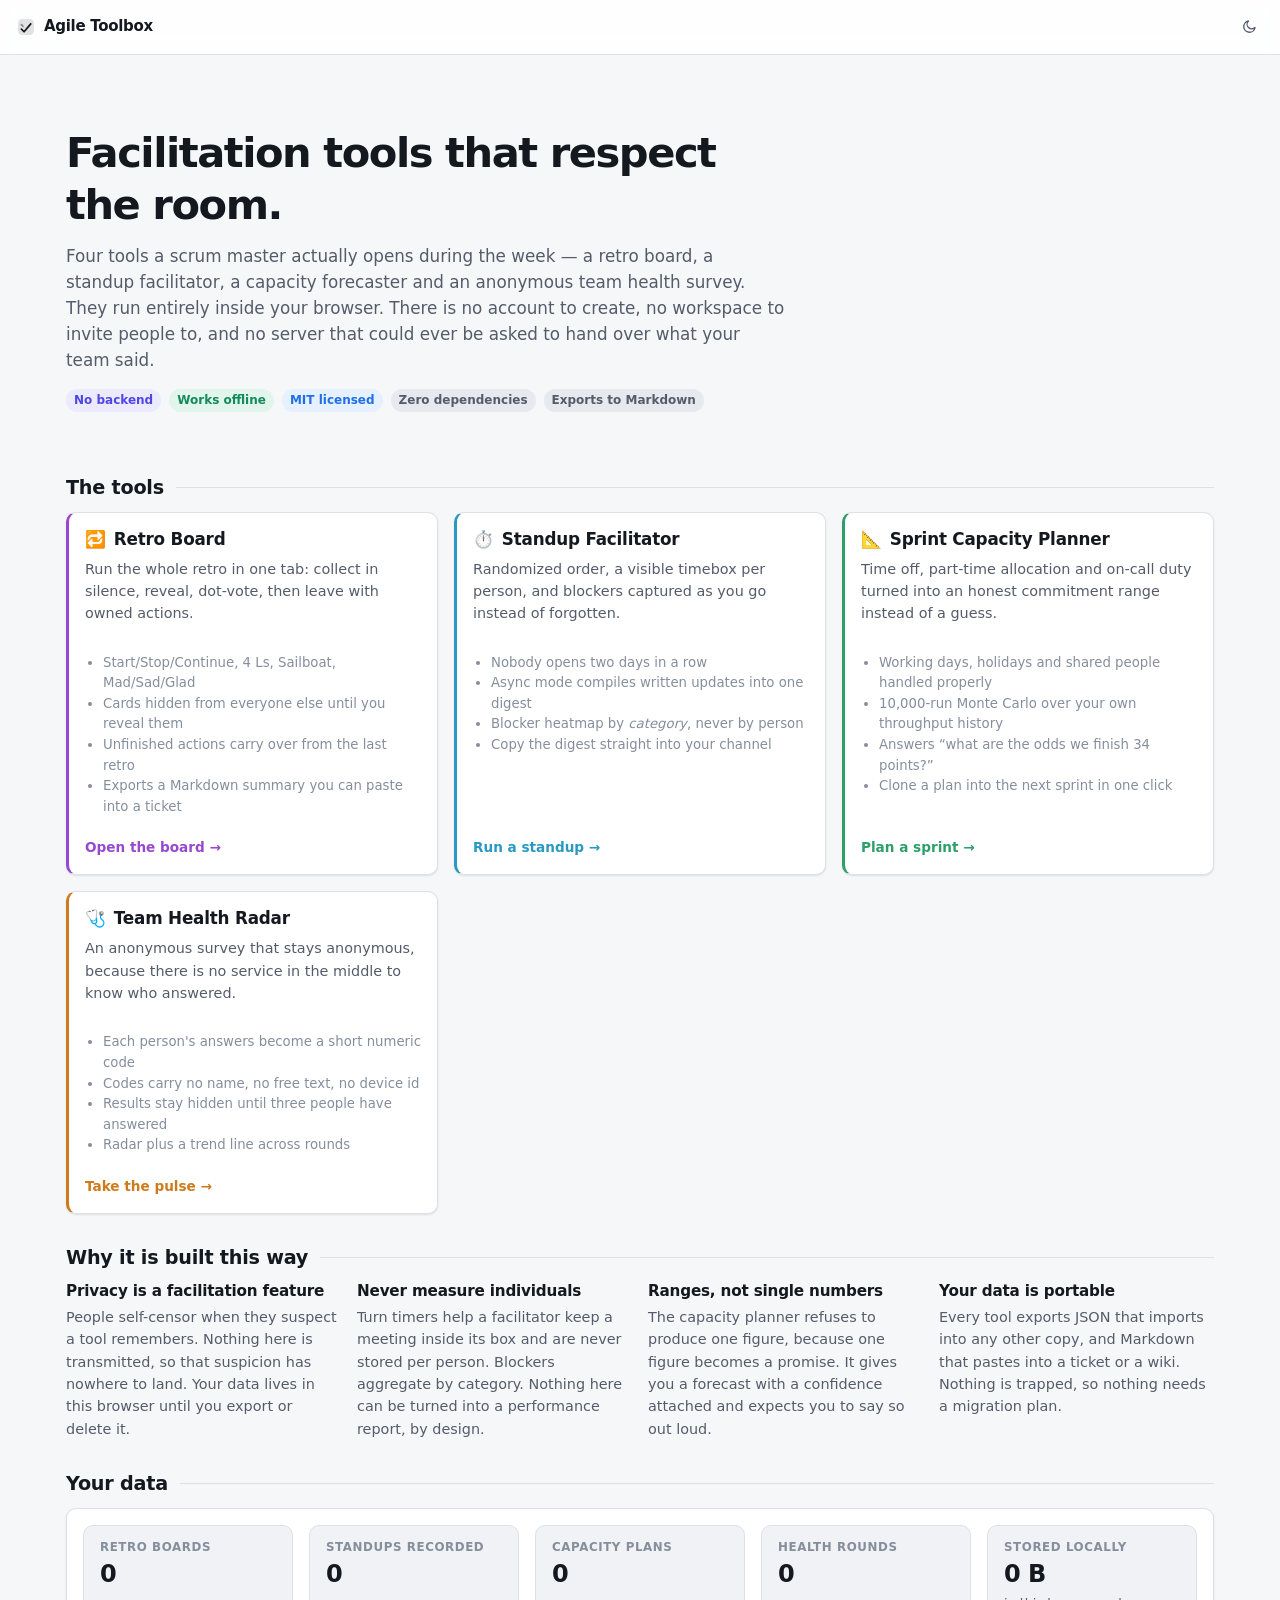
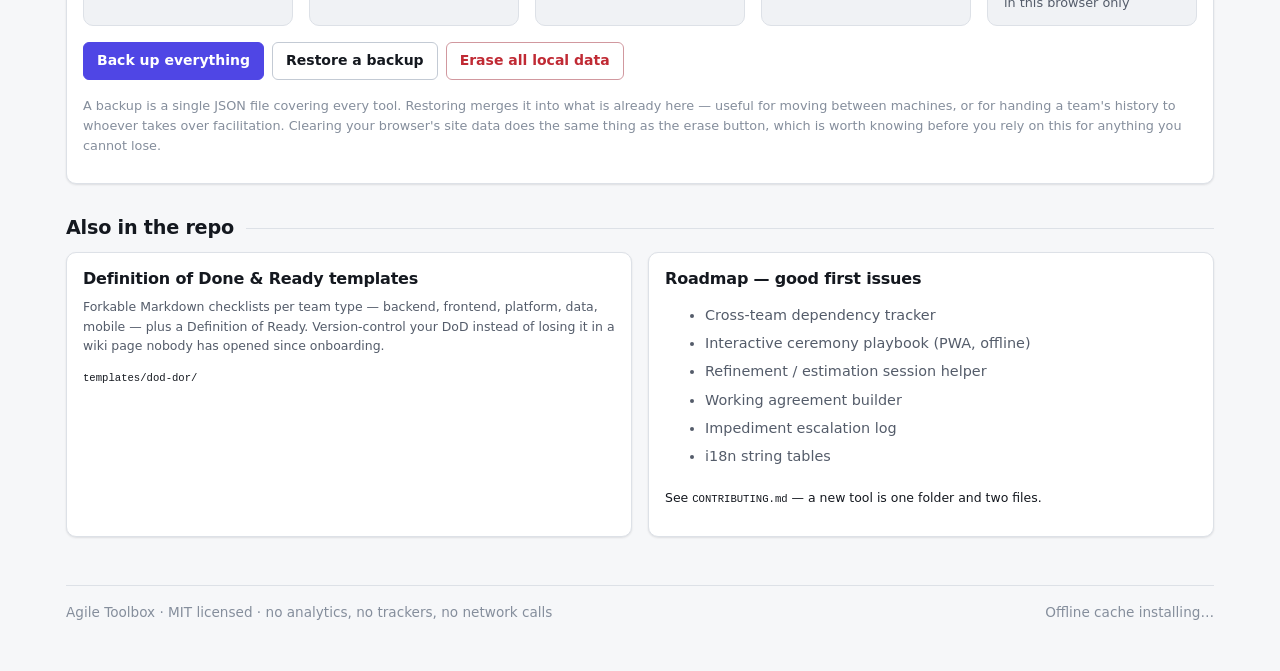
<file: index.html>
<!DOCTYPE html>
<html lang="en">
<head>
<meta charset="utf-8">
<meta name="viewport" content="width=device-width, initial-scale=1">
<title>Agile Toolbox — facilitation tools that run in your browser</title>
<meta name="description" content="Retrospectives, standups, capacity forecasting and team health surveys. No account, no backend, no data leaving your machine. Open source.">
<meta name="theme-color" content="#4f46e5">
<link rel="icon" href="./assets/icons/icon.svg" type="image/svg+xml">
<link rel="apple-touch-icon" href="./assets/icons/icon-192.png">
<link rel="manifest" href="./manifest.json">
<link rel="stylesheet" href="./assets/css/app.css">
<style>
  .hero { padding: var(--sp-7) 0 var(--sp-6); max-width: 720px; }
  .hero h1 { font-size: clamp(1.9rem, 5vw, 2.6rem); letter-spacing: -0.035em; }
  .hero p { font-size: 1.05rem; color: var(--text-2); margin-top: var(--sp-3); }
  .hero .badges { display: flex; gap: var(--sp-2); flex-wrap: wrap; margin-top: var(--sp-4); }

  .tools { display: grid; gap: var(--sp-4); grid-template-columns: repeat(auto-fit, minmax(290px, 1fr)); }
  a.tool {
    display: flex; flex-direction: column; gap: var(--sp-2);
    padding: var(--sp-4); background: var(--surface);
    border: 1px solid var(--border); border-left: 3px solid var(--tool-accent, var(--accent));
    border-radius: var(--radius); box-shadow: var(--shadow-1);
    color: var(--text); transition: transform .12s ease, box-shadow .12s ease, border-color .12s ease;
  }
  a.tool:hover { text-decoration: none; transform: translateY(-2px); box-shadow: var(--shadow-2); }
  a.tool h3 { display: flex; align-items: center; gap: var(--sp-2); font-size: 1.05rem; }
  a.tool .tool__what { color: var(--text-2); font-size: 0.9rem; }
  a.tool ul { margin: var(--sp-2) 0 0; padding-left: 18px; font-size: 0.83rem; color: var(--text-3); }
  a.tool .tool__go { margin-top: auto; padding-top: var(--sp-3); font-size: 0.85rem; font-weight: 650; color: var(--tool-accent, var(--accent)); }

  .principles { display: grid; gap: var(--sp-4); grid-template-columns: repeat(auto-fit, minmax(240px, 1fr)); }
  .principle h3 { font-size: 0.95rem; margin-bottom: 5px; }
  .principle p { font-size: 0.9rem; color: var(--text-2); margin: 0; }

  .roadmap { columns: 2 260px; column-gap: var(--sp-5); font-size: 0.9rem; }
  .roadmap li { margin-bottom: 6px; break-inside: avoid; }

  footer.site { margin-top: var(--sp-7); padding-top: var(--sp-4); border-top: 1px solid var(--border);
                color: var(--text-3); font-size: 0.85rem; display: flex; flex-wrap: wrap; gap: var(--sp-3); }
</style>
</head>
<body data-root="./">

<main class="wrap">

  <section class="hero">
    <h1>Facilitation tools that respect the room.</h1>
    <p>
      Four tools a scrum master actually opens during the week — a retro board, a standup
      facilitator, a capacity forecaster and an anonymous team health survey. They run entirely
      inside your browser. There is no account to create, no workspace to invite people to, and
      no server that could ever be asked to hand over what your team said.
    </p>
    <div class="badges">
      <span class="tag tag--accent">No backend</span>
      <span class="tag tag--ok">Works offline</span>
      <span class="tag tag--info">MIT licensed</span>
      <span class="tag">Zero dependencies</span>
      <span class="tag">Exports to Markdown</span>
    </div>
  </section>

  <div class="section-title"><h2>The tools</h2></div>

  <div class="tools">
    <a class="tool" href="./tools/retro/index.html" style="--tool-accent: hsl(275 60% 55%)">
      <h3><span aria-hidden="true">🔁</span> Retro Board</h3>
      <p class="tool__what">
        Run the whole retro in one tab: collect in silence, reveal, dot-vote, then leave with owned actions.
      </p>
      <ul>
        <li>Start/Stop/Continue, 4 Ls, Sailboat, Mad/Sad/Glad</li>
        <li>Cards hidden from everyone else until you reveal them</li>
        <li>Unfinished actions carry over from the last retro</li>
        <li>Exports a Markdown summary you can paste into a ticket</li>
      </ul>
      <span class="tool__go">Open the board →</span>
    </a>

    <a class="tool" href="./tools/standup/index.html" style="--tool-accent: hsl(196 65% 46%)">
      <h3><span aria-hidden="true">⏱️</span> Standup Facilitator</h3>
      <p class="tool__what">
        Randomized order, a visible timebox per person, and blockers captured as you go instead of forgotten.
      </p>
      <ul>
        <li>Nobody opens two days in a row</li>
        <li>Async mode compiles written updates into one digest</li>
        <li>Blocker heatmap by <em>category</em>, never by person</li>
        <li>Copy the digest straight into your channel</li>
      </ul>
      <span class="tool__go">Run a standup →</span>
    </a>

    <a class="tool" href="./tools/capacity/index.html" style="--tool-accent: hsl(152 55% 40%)">
      <h3><span aria-hidden="true">📐</span> Sprint Capacity Planner</h3>
      <p class="tool__what">
        Time off, part-time allocation and on-call duty turned into an honest commitment range instead of a guess.
      </p>
      <ul>
        <li>Working days, holidays and shared people handled properly</li>
        <li>10,000-run Monte Carlo over your own throughput history</li>
        <li>Answers “what are the odds we finish 34 points?”</li>
        <li>Clone a plan into the next sprint in one click</li>
      </ul>
      <span class="tool__go">Plan a sprint →</span>
    </a>

    <a class="tool" href="./tools/health-radar/index.html" style="--tool-accent: hsl(32 75% 46%)">
      <h3><span aria-hidden="true">🩺</span> Team Health Radar</h3>
      <p class="tool__what">
        An anonymous survey that stays anonymous, because there is no service in the middle to know who answered.
      </p>
      <ul>
        <li>Each person's answers become a short numeric code</li>
        <li>Codes carry no name, no free text, no device id</li>
        <li>Results stay hidden until three people have answered</li>
        <li>Radar plus a trend line across rounds</li>
      </ul>
      <span class="tool__go">Take the pulse →</span>
    </a>
  </div>

  <div class="section-title"><h2>Why it is built this way</h2></div>

  <div class="principles">
    <div class="principle">
      <h3>Privacy is a facilitation feature</h3>
      <p>
        People self-censor when they suspect a tool remembers. Nothing here is transmitted, so that
        suspicion has nowhere to land. Your data lives in this browser until you export or delete it.
      </p>
    </div>
    <div class="principle">
      <h3>Never measure individuals</h3>
      <p>
        Turn timers help a facilitator keep a meeting inside its box and are never stored per person.
        Blockers aggregate by category. Nothing here can be turned into a performance report, by design.
      </p>
    </div>
    <div class="principle">
      <h3>Ranges, not single numbers</h3>
      <p>
        The capacity planner refuses to produce one figure, because one figure becomes a promise.
        It gives you a forecast with a confidence attached and expects you to say so out loud.
      </p>
    </div>
    <div class="principle">
      <h3>Your data is portable</h3>
      <p>
        Every tool exports JSON that imports into any other copy, and Markdown that pastes into a
        ticket or a wiki. Nothing is trapped, so nothing needs a migration plan.
      </p>
    </div>
  </div>

  <div class="section-title"><h2>Your data</h2></div>

  <div class="card">
    <div class="card__body stack">
      <div class="grid" style="grid-template-columns: repeat(auto-fit, minmax(170px, 1fr));" id="usage-stats"></div>
      <div class="btn-row">
        <button class="btn btn--primary" id="backup" type="button">Back up everything</button>
        <button class="btn" id="restore" type="button">Restore a backup</button>
        <button class="btn btn--danger" id="wipe" type="button">Erase all local data</button>
      </div>
      <p class="hint">
        A backup is a single JSON file covering every tool. Restoring merges it into what is already
        here — useful for moving between machines, or for handing a team's history to whoever takes
        over facilitation. Clearing your browser's site data does the same thing as the erase button,
        which is worth knowing before you rely on this for anything you cannot lose.
      </p>
    </div>
  </div>

  <div class="section-title"><h2>Also in the repo</h2></div>

  <div class="grid" style="grid-template-columns: repeat(auto-fit, minmax(280px, 1fr));">
    <div class="card"><div class="card__body">
      <h3>Definition of Done &amp; Ready templates</h3>
      <p class="muted tiny mt-2">
        Forkable Markdown checklists per team type — backend, frontend, platform, data, mobile —
        plus a Definition of Ready. Version-control your DoD instead of losing it in a wiki page
        nobody has opened since onboarding.
      </p>
      <p class="tiny"><code class="mono">templates/dod-dor/</code></p>
    </div></div>
    <div class="card"><div class="card__body">
      <h3>Roadmap — good first issues</h3>
      <ul class="roadmap muted">
        <li>Cross-team dependency tracker</li>
        <li>Interactive ceremony playbook (PWA, offline)</li>
        <li>Refinement / estimation session helper</li>
        <li>Working agreement builder</li>
        <li>Impediment escalation log</li>
        <li>i18n string tables</li>
      </ul>
      <p class="tiny mt-2">See <code class="mono">CONTRIBUTING.md</code> — a new tool is one folder and two files.</p>
    </div></div>
  </div>

  <footer class="site">
    <span>Agile Toolbox · MIT licensed · no analytics, no trackers, no network calls</span>
    <span class="topbar__spacer"></span>
    <span id="offline-state">Checking offline support…</span>
  </footer>
</main>

<div id="toasts"></div>

<script src="./assets/js/store.js"></script>
<script src="./assets/js/ui.js"></script>
<script>
(function () {
  "use strict";

  function renderUsage() {
    var host = UI.clear(UI.qs("#usage-stats"));
    var bytes = Store.usage();
    var counts = {
      retro: Store.keys("retro").filter(function (k) { return k.indexOf("board:") === 0; }).length,
      standup: (Store.read("standup", "sessions", []) || []).length,
      capacity: (Store.read("capacity", "plans", []) || []).length,
      radar: (Store.read("radar", "rounds", []) || []).length
    };
    [
      { label: "Retro boards", value: String(counts.retro) },
      { label: "Standups recorded", value: String(counts.standup) },
      { label: "Capacity plans", value: String(counts.capacity) },
      { label: "Health rounds", value: String(counts.radar) },
      {
        label: "Stored locally",
        value: bytes < 1024 ? bytes + " B" : (bytes / 1024).toFixed(1) + " KB",
        sub: Store.isPersistent ? "in this browser only" : "memory only — storage is blocked"
      }
    ].forEach(function (s) {
      host.appendChild(UI.el("div", { class: "stat" }, [
        UI.el("div", { class: "stat__label", text: s.label }),
        UI.el("div", { class: "stat__value", text: s.value }),
        s.sub ? UI.el("div", { class: "stat__sub", text: s.sub }) : null
      ]));
    });
  }

  document.addEventListener("DOMContentLoaded", function () {
    UI.initChrome();
    renderUsage();

    UI.qs("#backup").addEventListener("click", function () {
      UI.downloadJSON("agile-toolbox-backup-" + UI.isoDate() + ".json", Store.exportAll());
    });

    UI.qs("#restore").addEventListener("click", function () {
      UI.pickJSON(function (payload) {
        try {
          var n = Store.importAll(payload, "merge");
          renderUsage();
          UI.toast("Restored " + n + " entries. Open a tool to see them.", "ok", 4000);
        } catch (err) {
          UI.toast(err.message, "danger", 5000);
        }
      });
    });

    UI.qs("#wipe").addEventListener("click", function () {
      if (!UI.confirmDanger("Erase every board, standup, plan and health round stored in this browser? Back up first — this cannot be undone.")) return;
      if (!UI.confirmDanger("Last check: this really does delete everything. Continue?")) return;
      Store.clearAll();
      UI.theme.apply("system");
      renderUsage();
      UI.toast("Local data erased.");
    });

    var offline = UI.qs("#offline-state");
    if (location.protocol === "file:") {
      offline.textContent = "Opened from disk — already offline, service worker not needed";
    } else if ("serviceWorker" in navigator) {
      navigator.serviceWorker.getRegistration().then(function (reg) {
        offline.textContent = reg ? "Cached for offline use" : "Offline cache installing…";
      }, function () { offline.textContent = "Offline cache unavailable"; });
    } else {
      offline.textContent = "This browser has no offline support";
    }
  });
})();
</script>
</body>
</html>
</file>
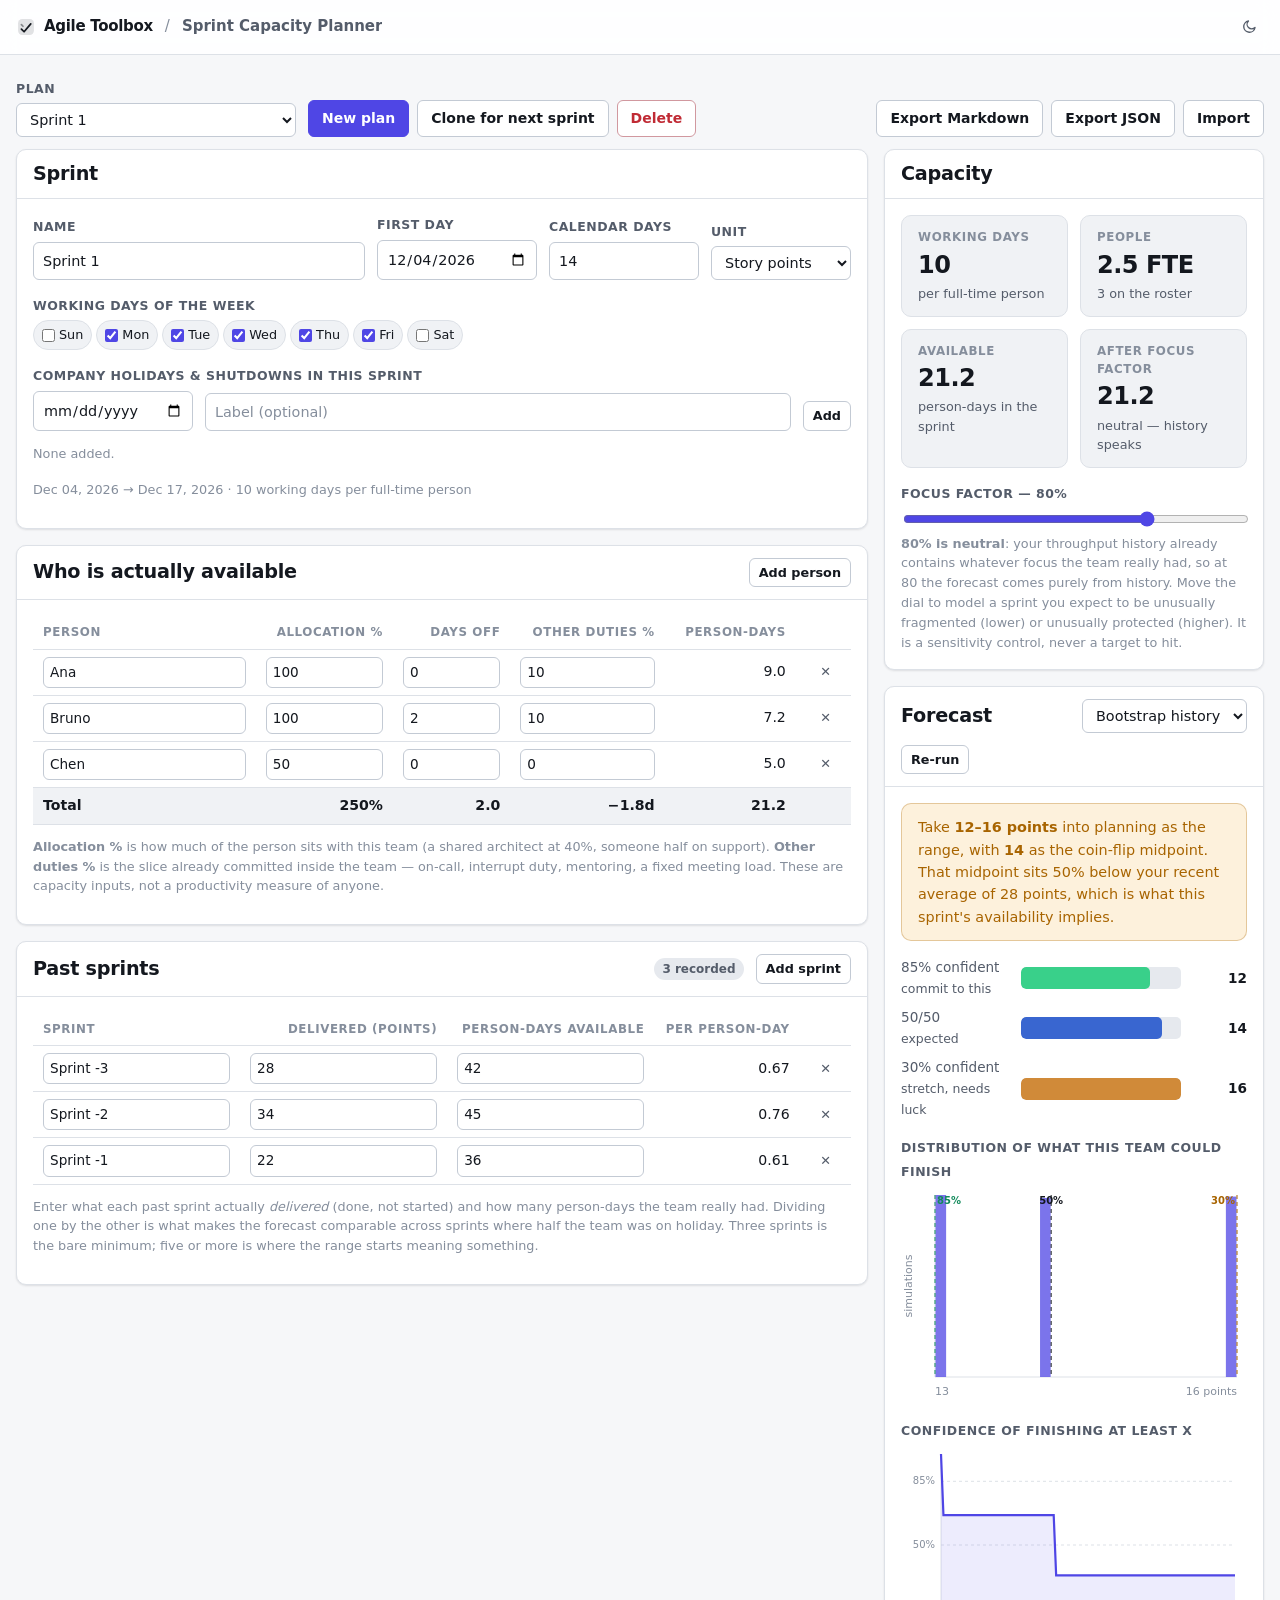
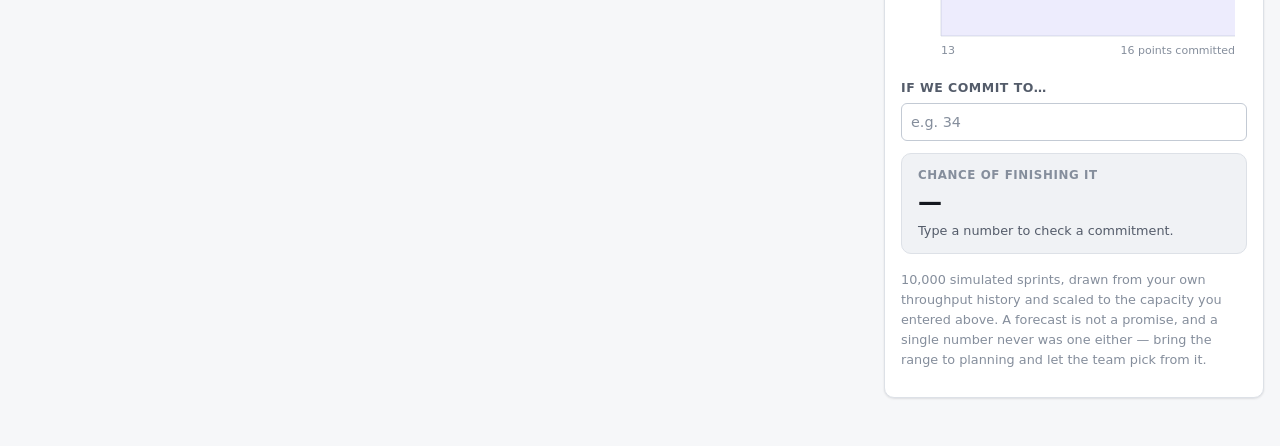
<file: tools/capacity/index.html>
<!DOCTYPE html>
<html lang="en">
<head>
<meta charset="utf-8">
<meta name="viewport" content="width=device-width, initial-scale=1">
<title>Sprint Capacity Planner · Agile Toolbox</title>
<meta name="description" content="Turn time off, part-time allocation and historical throughput into an honest sprint commitment range, with a Monte Carlo forecast that runs in your browser.">
<link rel="icon" href="../../assets/icons/icon.svg" type="image/svg+xml">
<link rel="manifest" href="../../manifest.json">
<link rel="stylesheet" href="../../assets/css/app.css">
<style>
  .planner { display: grid; gap: var(--sp-4); grid-template-columns: minmax(0, 1fr) minmax(300px, 380px); align-items: start; }
  @media (max-width: 940px) { .planner { grid-template-columns: minmax(0, 1fr); } }

  .stats-grid { display: grid; gap: var(--sp-3); grid-template-columns: repeat(auto-fit, minmax(150px, 1fr)); }

  .forecast-bars { display: flex; flex-direction: column; gap: var(--sp-2); }
  .fbar { display: grid; grid-template-columns: 112px minmax(0, 1fr) 58px; gap: var(--sp-2); align-items: center; font-size: 0.85rem; }
  .fbar__track { height: 22px; background: var(--surface-3); border-radius: 5px; overflow: hidden; }
  .fbar__fill { height: 100%; border-radius: 5px; }
  .fbar__val { text-align: right; font-weight: 700; font-variant-numeric: tabular-nums; }
  .fbar__label { color: var(--text-2); }

  canvas.chart { width: 100%; height: 220px; display: block; }

  .holiday-chip {
    display: inline-flex; align-items: center; gap: 6px;
    padding: 3px 4px 3px 9px; background: var(--surface-3); border-radius: 999px; font-size: 0.8rem;
  }
  .holiday-chip button { border: 0; background: transparent; color: var(--text-2); cursor: pointer; font: inherit; padding: 0 3px; }

  .weekdays { display: flex; gap: 4px; flex-wrap: wrap; }
  .weekdays label {
    display: inline-flex; align-items: center; gap: 4px; padding: 4px 8px;
    background: var(--surface-2); border: 1px solid var(--border); border-radius: 999px;
    font-size: 0.8rem; cursor: pointer;
  }
  .weekdays input { width: 13px; height: 13px; }

  .verdict { padding: var(--sp-3) var(--sp-4); border-radius: var(--radius); font-size: 0.9rem; border: 1px solid transparent; }
  .verdict--ok { background: var(--ok-soft); color: var(--ok); border-color: color-mix(in srgb, var(--ok) 30%, transparent); }
  .verdict--warn { background: var(--warn-soft); color: var(--warn); border-color: color-mix(in srgb, var(--warn) 30%, transparent); }
  .verdict--danger { background: var(--danger-soft); color: var(--danger); border-color: color-mix(in srgb, var(--danger) 30%, transparent); }
  .verdict strong { font-weight: 700; }
</style>
</head>
<body data-title="Sprint Capacity Planner" data-root="../../">

<main class="wrap wrap--wide">

  <div class="row mb-3" style="align-items: flex-end;">
    <div class="field" style="flex: 0 1 280px;">
      <label class="label" for="plan-select">Plan</label>
      <select id="plan-select"></select>
    </div>
    <div class="btn-row">
      <button class="btn btn--primary" id="new-plan" type="button">New plan</button>
      <button class="btn" id="clone-plan" type="button">Clone for next sprint</button>
      <button class="btn btn--danger" id="delete-plan" type="button">Delete</button>
    </div>
    <div class="topbar__spacer"></div>
    <div class="btn-row">
      <button class="btn" id="export-md" type="button">Export Markdown</button>
      <button class="btn" id="export-json" type="button">Export JSON</button>
      <button class="btn" id="import-json" type="button">Import</button>
    </div>
  </div>

  <div class="planner">
    <!-- ============ LEFT: inputs ============ -->
    <div class="stack">
      <div class="card">
        <div class="card__head"><h2>Sprint</h2></div>
        <div class="card__body stack">
          <div class="row">
            <div class="field" style="flex: 1 1 200px;">
              <label class="label" for="sprint-name">Name</label>
              <input type="text" id="sprint-name" placeholder="Sprint 42">
            </div>
            <div class="field" style="flex: 0 1 160px;">
              <label class="label" for="sprint-start">First day</label>
              <input type="date" id="sprint-start">
            </div>
            <div class="field" style="flex: 0 1 150px;">
              <label class="label" for="sprint-days">Calendar days</label>
              <input type="number" id="sprint-days" min="1" max="90" step="1" value="14">
            </div>
            <div class="field" style="flex: 0 1 140px;">
              <label class="label" for="unit">Unit</label>
              <select id="unit">
                <option value="points">Story points</option>
                <option value="items">Items / stories</option>
              </select>
            </div>
          </div>
          <div class="field">
            <span class="label">Working days of the week</span>
            <div class="weekdays" id="weekdays"></div>
          </div>
          <div class="field">
            <span class="label">Company holidays &amp; shutdowns in this sprint</span>
            <div class="row" style="align-items: flex-end;">
              <input type="date" id="holiday-date" style="flex: 0 1 160px;" aria-label="Holiday date">
              <input type="text" id="holiday-name" placeholder="Label (optional)"
                     aria-label="Holiday label" style="flex: 1 1 160px;">
              <button class="btn btn--sm" id="add-holiday" type="button">Add</button>
            </div>
            <div class="row gap-2 mt-2" id="holidays"></div>
          </div>
          <p class="hint" id="sprint-summary"></p>
        </div>
      </div>

      <div class="card">
        <div class="card__head">
          <h2>Who is actually available</h2>
          <button class="btn btn--sm" id="add-person" type="button">Add person</button>
        </div>
        <div class="card__body">
          <div class="table-scroll">
            <table class="data" id="people"></table>
          </div>
          <p class="hint mt-3">
            <strong>Allocation %</strong> is how much of the person sits with this team (a shared
            architect at 40%, someone half on support). <strong>Other duties %</strong> is the slice
            already committed inside the team — on-call, interrupt duty, mentoring, a fixed meeting load.
            These are capacity inputs, not a productivity measure of anyone.
          </p>
        </div>
      </div>

      <div class="card">
        <div class="card__head">
          <h2>Past sprints</h2>
          <span class="tag" id="history-count">0</span>
          <button class="btn btn--sm" id="add-history" type="button">Add sprint</button>
        </div>
        <div class="card__body">
          <div class="table-scroll">
            <table class="data" id="history"></table>
          </div>
          <p class="hint mt-3">
            Enter what each past sprint actually <em>delivered</em> (done, not started) and how many
            person-days the team really had. Dividing one by the other is what makes the forecast
            comparable across sprints where half the team was on holiday. Three sprints is the bare
            minimum; five or more is where the range starts meaning something.
          </p>
        </div>
      </div>
    </div>

    <!-- ============ RIGHT: results ============ -->
    <div class="stack">
      <div class="card">
        <div class="card__head"><h2>Capacity</h2></div>
        <div class="card__body stack">
          <div class="stats-grid" id="capacity-stats"></div>
          <div class="field">
            <label class="label" for="focus">Focus factor — <span id="focus-val">80</span>%</label>
            <input type="range" id="focus" min="30" max="100" step="1" value="80">
            <span class="hint">
              <strong>80% is neutral</strong>: your throughput history already contains whatever
              focus the team really had, so at 80 the forecast comes purely from history. Move the
              dial to model a sprint you expect to be unusually fragmented (lower) or unusually
              protected (higher). It is a sensitivity control, never a target to hit.
            </span>
          </div>
        </div>
      </div>

      <div class="card">
        <div class="card__head">
          <h2>Forecast</h2>
          <select id="method" style="width: auto;" aria-label="Simulation method">
            <option value="bootstrap">Bootstrap history</option>
            <option value="lognormal">Fit a lognormal</option>
          </select>
          <button class="btn btn--sm" id="rerun" type="button">Re-run</button>
        </div>
        <div class="card__body stack">
          <div id="forecast-verdict"></div>
          <div class="forecast-bars" id="forecast-bars"></div>
          <div>
            <span class="label">Distribution of what this team could finish</span>
            <canvas class="chart" id="hist-chart" height="220"></canvas>
          </div>
          <div>
            <span class="label">Confidence of finishing at least X</span>
            <canvas class="chart" id="surv-chart" height="220"></canvas>
          </div>
          <div class="row" style="align-items: flex-end;">
            <div class="field" style="flex: 1 1 120px;">
              <label class="label" for="target">If we commit to…</label>
              <input type="number" id="target" min="0" step="1" placeholder="e.g. 34">
            </div>
            <div class="stat flex-1">
              <div class="stat__label">Chance of finishing it</div>
              <div class="stat__value" id="target-prob">—</div>
              <div class="stat__sub" id="target-note">Type a number to check a commitment.</div>
            </div>
          </div>
          <p class="hint">
            10,000 simulated sprints, drawn from your own throughput history and scaled to the
            capacity you entered above. A forecast is not a promise, and a single number never was
            one either — bring the range to planning and let the team pick from it.
          </p>
        </div>
      </div>
    </div>
  </div>
</main>

<div id="toasts"></div>

<script src="../../assets/js/store.js"></script>
<script src="../../assets/js/ui.js"></script>
<script src="./capacity.js"></script>
</body>
</html>
</file>
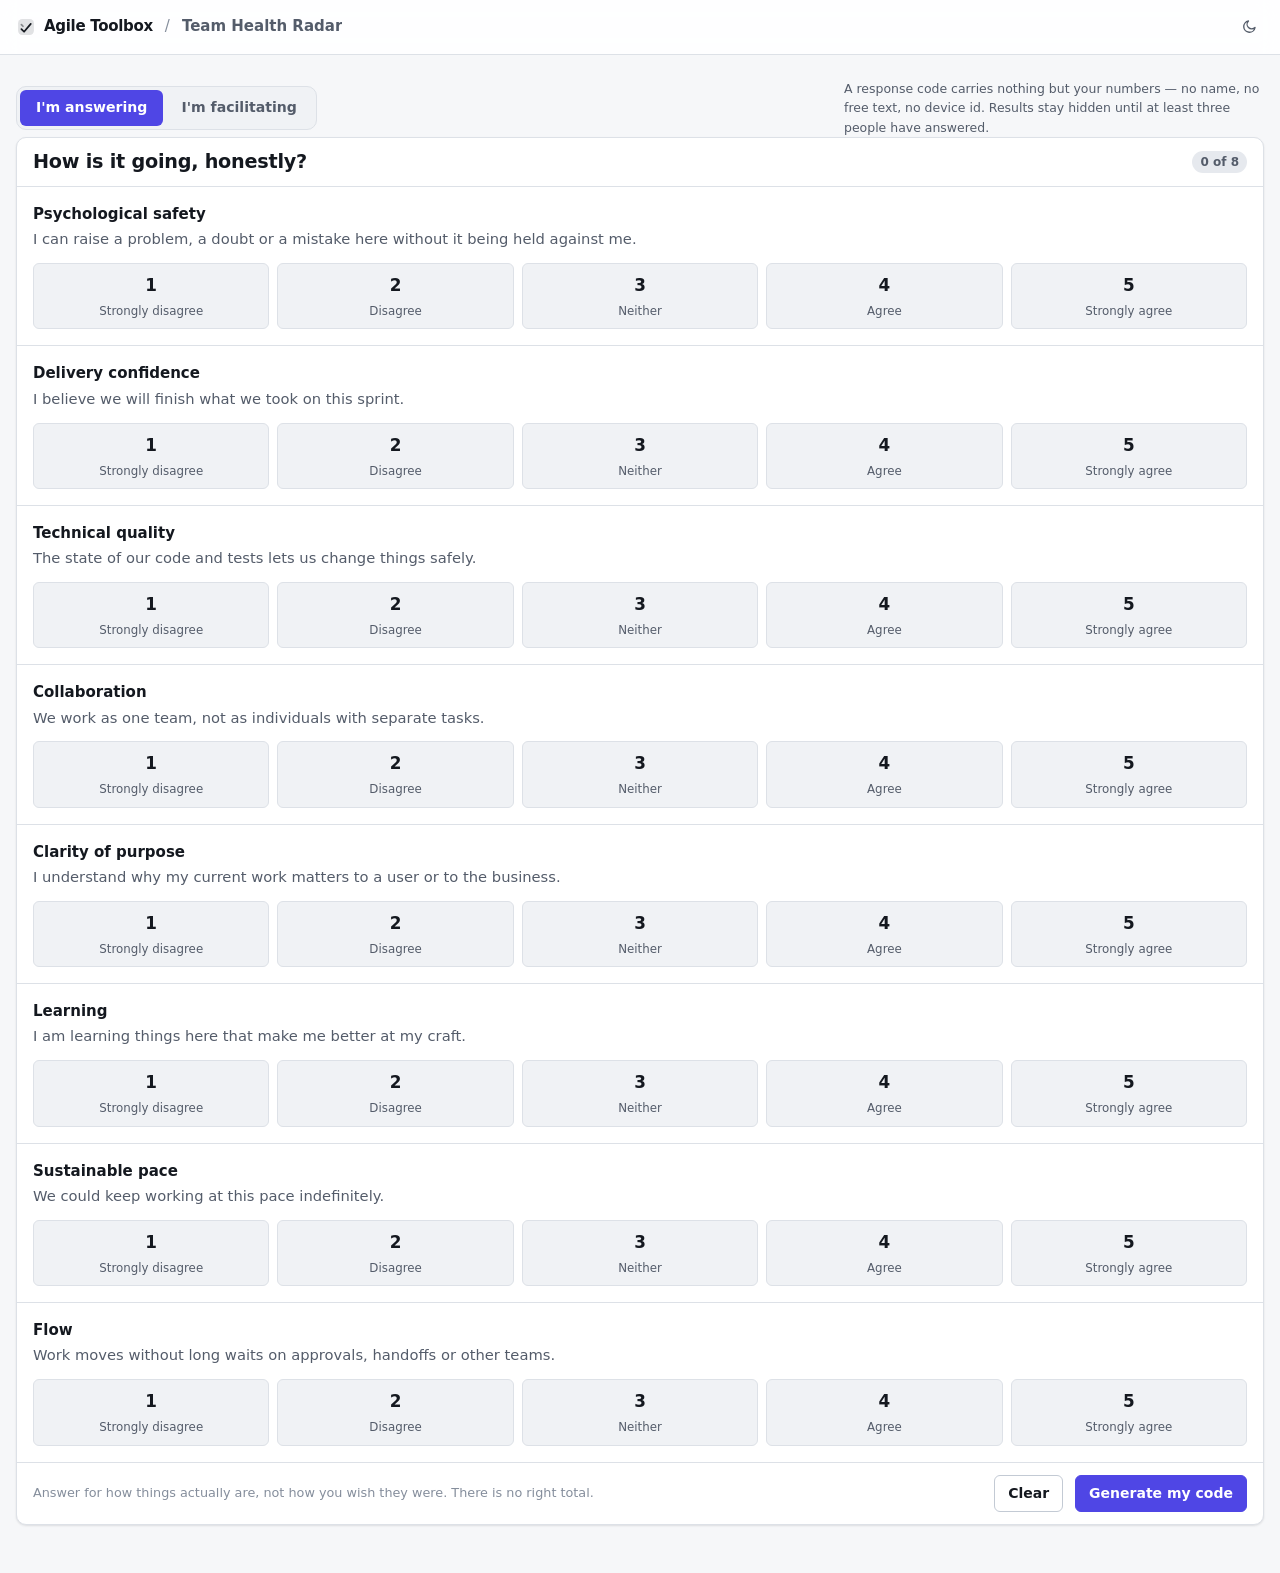
<file: tools/health-radar/index.html>
<!DOCTYPE html>
<html lang="en">
<head>
<meta charset="utf-8">
<meta name="viewport" content="width=device-width, initial-scale=1">
<title>Team Health Radar · Agile Toolbox</title>
<meta name="description" content="Anonymous team health survey with no backend: each person generates a short numeric code, the facilitator aggregates them into a radar chart and a trend.">
<link rel="icon" href="../../assets/icons/icon.svg" type="image/svg+xml">
<link rel="manifest" href="../../manifest.json">
<link rel="stylesheet" href="../../assets/css/app.css">
<style>
  .role-tabs { display: flex; gap: 2px; padding: 3px; background: var(--surface-2);
               border: 1px solid var(--border); border-radius: var(--radius); width: fit-content; }
  .role-tab { padding: 7px 16px; font: inherit; font-size: 0.88rem; font-weight: 600;
              color: var(--text-2); background: transparent; border: 0;
              border-radius: var(--radius-sm); cursor: pointer; }
  .role-tab:hover { background: var(--surface); color: var(--text); }
  .role-tab[aria-current="true"] { background: var(--accent); color: var(--accent-text); }

  /* --- Survey --- */
  .q { padding: var(--sp-4); border-bottom: 1px solid var(--border); }
  .q:last-child { border-bottom: 0; }
  .q__name { font-weight: 650; }
  .q__statement { color: var(--text-2); font-size: 0.92rem; margin: 2px 0 var(--sp-3); }
  .scale { display: flex; gap: var(--sp-2); flex-wrap: wrap; }
  .scale label {
    flex: 1 1 90px; display: flex; flex-direction: column; align-items: center; gap: 4px;
    padding: 8px 4px; background: var(--surface-2); border: 1px solid var(--border);
    border-radius: var(--radius-sm); cursor: pointer; text-align: center; font-size: 0.74rem;
    color: var(--text-2); transition: background .12s ease, border-color .12s ease;
  }
  .scale label:hover { border-color: var(--border-strong); }
  .scale label.is-picked { background: var(--accent-soft); border-color: var(--accent); color: var(--accent); font-weight: 650; }
  .scale .num { font-size: 1.05rem; font-weight: 700; color: var(--text); }
  .scale label.is-picked .num { color: var(--accent); }

  .code-out {
    font-family: var(--font-mono); font-size: 1.25rem; font-weight: 700; letter-spacing: 0.08em;
    padding: var(--sp-4); text-align: center; background: var(--surface-2);
    border: 1px dashed var(--border-strong); border-radius: var(--radius);
    overflow-wrap: anywhere;
  }

  /* --- Facilitator --- */
  .facil { display: grid; gap: var(--sp-4); grid-template-columns: minmax(0, 1fr) minmax(280px, 360px); align-items: start; }
  @media (max-width: 940px) { .facil { grid-template-columns: minmax(0, 1fr); } }
  canvas#radar { width: 100%; max-width: 560px; margin: 0 auto; display: block; }
  canvas#trend { width: 100%; height: 200px; display: block; }

  .dim-row { display: grid; gap: var(--sp-2); grid-template-columns: 180px minmax(0, 1fr) auto; align-items: center; padding: 4px 0; }
  @media (max-width: 640px) { .dim-row { grid-template-columns: minmax(0, 1fr) auto; } .dim-row .stmt { grid-column: 1 / span 2; } }

  .legend { display: flex; gap: var(--sp-4); flex-wrap: wrap; font-size: 0.8rem; color: var(--text-2); }
  .legend span { display: inline-flex; align-items: center; gap: 6px; }
  .swatch { width: 14px; height: 8px; border-radius: 2px; display: inline-block; }
</style>
</head>
<body data-title="Team Health Radar" data-root="../../">

<main class="wrap wrap--wide">

  <div class="row mb-4" style="align-items: center;">
    <div class="role-tabs" id="role-tabs" role="group" aria-label="Role">
      <button class="role-tab" type="button" data-role="answer" aria-current="true">I'm answering</button>
      <button class="role-tab" type="button" data-role="facilitate">I'm facilitating</button>
    </div>
    <div class="topbar__spacer"></div>
    <p class="tiny muted" style="max-width: 420px; margin: 0;">
      A response code carries nothing but your numbers — no name, no free text, no device id.
      Results stay hidden until at least three people have answered.
    </p>
  </div>

  <!-- ===================== PARTICIPANT ===================== -->
  <section id="view-answer">
    <div class="card mb-4">
      <div class="card__head">
        <h2 id="survey-title">How is it going, honestly?</h2>
        <span class="tag" id="survey-progress">0 of 0</span>
      </div>
      <div id="questions"></div>
      <div class="card__head" style="border-top: 1px solid var(--border); border-bottom: 0;">
        <span class="hint flex-1">
          Answer for how things actually are, not how you wish they were. There is no right total.
        </span>
        <button class="btn" id="clear-answers" type="button">Clear</button>
        <button class="btn btn--primary" id="make-code" type="button">Generate my code</button>
      </div>
    </div>

    <div class="card hidden" id="code-card">
      <div class="card__head"><h2>Your response code</h2></div>
      <div class="card__body stack">
        <div class="code-out" id="code-out">—</div>
        <div class="btn-row">
          <button class="btn btn--primary" id="copy-code" type="button">Copy code</button>
          <button class="btn" id="download-code" type="button">Download as .txt</button>
        </div>
        <p class="hint">
          Send this to whoever is facilitating — channel, DM, a sheet, a sticky note. Order does not
          matter and nothing in it points back to you. If two people happen to answer identically
          their codes are identical too, which is exactly the property you want.
        </p>
      </div>
    </div>
  </section>

  <!-- ===================== FACILITATOR ===================== -->
  <section id="view-facilitate" class="hidden">
    <div class="facil">
      <div class="stack">
        <div class="card">
          <div class="card__head">
            <h2>Round</h2>
            <select id="round-select" style="width: auto; max-width: 260px;"></select>
            <button class="btn btn--sm btn--primary" id="new-round" type="button">New round</button>
            <button class="btn btn--sm btn--danger" id="delete-round" type="button">Delete</button>
          </div>
          <div class="card__body stack">
            <div class="row">
              <div class="field flex-1" style="min-width: 180px;">
                <label class="label" for="round-label">Label</label>
                <input type="text" id="round-label" placeholder="Sprint 42">
              </div>
              <div class="field" style="flex: 0 1 160px;">
                <label class="label" for="round-date">Date</label>
                <input type="date" id="round-date">
              </div>
              <div class="field" style="flex: 0 1 130px;">
                <label class="label" for="round-size">Team size</label>
                <input type="number" id="round-size" min="1" max="99" step="1" placeholder="e.g. 7">
              </div>
            </div>
            <div class="field">
              <label class="label" for="codes-in">Paste response codes — one per line</label>
              <textarea id="codes-in" rows="4" placeholder="ATBX-4H3K-…&#10;ATBX-9P2M-…"></textarea>
            </div>
            <div class="btn-row">
              <button class="btn btn--primary" id="add-codes" type="button">Add responses</button>
              <button class="btn" id="clear-responses" type="button">Remove all responses</button>
            </div>
            <p class="hint" id="responses-note">No responses yet.</p>
          </div>
        </div>

        <div class="card">
          <div class="card__head">
            <h2>Radar</h2>
            <span class="tag" id="radar-n">0 responses</span>
            <button class="btn btn--sm" id="download-png" type="button">Download PNG</button>
          </div>
          <div class="card__body stack">
            <canvas id="radar" width="560" height="440"></canvas>
            <div class="legend">
              <span><i class="swatch" style="background: var(--accent);"></i> this round (mean)</span>
              <span><i class="swatch" style="background: color-mix(in srgb, var(--accent) 30%, transparent);"></i> range of answers</span>
              <span><i class="swatch" style="background: var(--text-3);"></i> previous round</span>
            </div>
          </div>
        </div>

        <div class="card">
          <div class="card__head">
            <h2>Trend</h2>
            <select id="trend-dim" style="width: auto; max-width: 260px;"></select>
          </div>
          <div class="card__body stack">
            <canvas id="trend" height="200"></canvas>
            <div class="table-scroll">
              <table class="data" id="trend-table"></table>
            </div>
          </div>
        </div>
      </div>

      <div class="stack">
        <div class="card">
          <div class="card__head"><h2>Read-out</h2></div>
          <div class="card__body stack" id="readout"></div>
        </div>

        <div class="card">
          <div class="card__head">
            <h2>Dimensions</h2>
            <button class="btn btn--sm" id="add-dim" type="button">Add</button>
            <button class="btn btn--sm btn--ghost" id="reset-dims" type="button">Reset</button>
          </div>
          <div class="card__body">
            <div id="dims"></div>
            <p class="hint mt-3">
              Changing a dimension changes the code signature, so codes generated against the old set
              stop matching. Agree on the set once, then leave it alone for a few rounds — a trend
              needs a stable question.
            </p>
          </div>
        </div>

        <div class="card">
          <div class="card__head"><h2>Data</h2></div>
          <div class="card__body btn-row">
            <button class="btn" id="export-json" type="button">Export JSON</button>
            <button class="btn" id="import-json" type="button">Import</button>
            <button class="btn" id="export-md" type="button">Export Markdown</button>
          </div>
        </div>
      </div>
    </div>
  </section>
</main>

<div id="toasts"></div>

<script src="../../assets/js/store.js"></script>
<script src="../../assets/js/ui.js"></script>
<script src="./radar.js"></script>
</body>
</html>
</file>
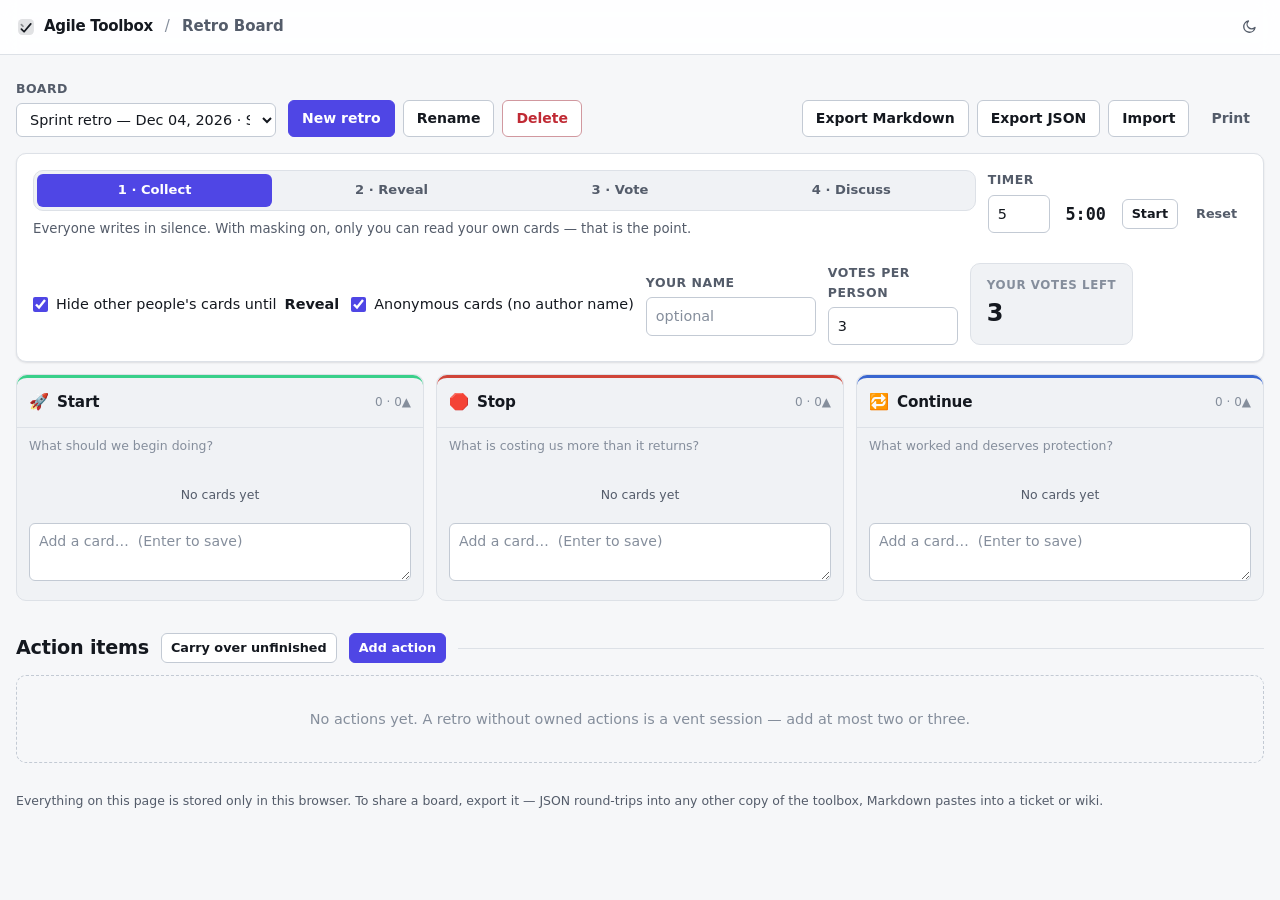
<file: tools/retro/index.html>
<!DOCTYPE html>
<html lang="en">
<head>
<meta charset="utf-8">
<meta name="viewport" content="width=device-width, initial-scale=1">
<title>Retro Board · Agile Toolbox</title>
<meta name="description" content="Facilitate a retrospective in the browser. Four formats, phases, dot voting, action items. Nothing leaves your machine.">
<link rel="icon" href="../../assets/icons/icon.svg" type="image/svg+xml">
<link rel="manifest" href="../../manifest.json">
<link rel="stylesheet" href="../../assets/css/app.css">
<style>
  /* --- Retro-specific layout ------------------------------------------- */
  .board-bar {
    display: flex; flex-wrap: wrap; gap: var(--sp-3); align-items: flex-end;
    margin-bottom: var(--sp-4);
  }
  .board-bar .field { flex: 0 1 260px; }

  .phases { display: flex; flex-wrap: wrap; gap: 2px; padding: 3px; background: var(--surface-2);
            border: 1px solid var(--border); border-radius: var(--radius); }
  .phase-btn {
    flex: 1 1 auto; padding: 6px 10px; font: inherit; font-size: 0.82rem; font-weight: 600;
    color: var(--text-2); background: transparent; border: 0; border-radius: var(--radius-sm);
    cursor: pointer; white-space: nowrap;
  }
  .phase-btn:hover { color: var(--text); background: var(--surface); }
  .phase-btn[aria-current="true"] { background: var(--accent); color: var(--accent-text); }
  .phase-help { font-size: 0.83rem; color: var(--text-2); margin-top: var(--sp-2); }

  .timer { display: flex; align-items: center; gap: var(--sp-2); }
  .timer__display {
    font-family: var(--font-mono); font-size: 1.05rem; font-weight: 700;
    font-variant-numeric: tabular-nums; min-width: 56px; text-align: center;
  }
  .timer__display.is-over { color: var(--danger); }

  .columns { display: grid; gap: var(--sp-3); grid-template-columns: repeat(auto-fit, minmax(255px, 1fr)); align-items: start; }
  .col {
    display: flex; flex-direction: column; min-width: 0;
    background: var(--surface-2); border: 1px solid var(--border); border-radius: var(--radius);
  }
  .col__head {
    display: flex; align-items: center; gap: var(--sp-2);
    padding: var(--sp-3); border-bottom: 1px solid var(--border);
    border-top: 3px solid var(--col-accent, var(--accent));
    border-radius: var(--radius) var(--radius) 0 0;
  }
  .col__emoji { font-size: 1rem; }
  .col__name { flex: 1 1 auto; font-weight: 650; font-size: 0.95rem; min-width: 0; }
  .col__count { font-size: 0.75rem; color: var(--text-3); font-variant-numeric: tabular-nums; }
  .col__prompt { padding: 0 var(--sp-3); margin-top: var(--sp-2); font-size: 0.78rem; color: var(--text-3); }
  .col__cards { padding: var(--sp-3); display: flex; flex-direction: column; gap: var(--sp-2); min-height: 46px; }
  .col__cards.is-drop-target { background: var(--accent-soft); border-radius: var(--radius-sm); }
  .col__new { padding: 0 var(--sp-3) var(--sp-3); }
  .col__new textarea { font-size: 0.88rem; }

  .rcard {
    background: var(--surface); border: 1px solid var(--border); border-radius: var(--radius-sm);
    box-shadow: var(--shadow-1); position: relative;
  }
  .rcard.is-dragging { opacity: 0.4; }
  .rcard.is-insert-before { box-shadow: 0 -3px 0 var(--accent), var(--shadow-1); }
  .rcard.is-insert-after { box-shadow: 0 3px 0 var(--accent), var(--shadow-1); }
  .rcard__grip {
    display: flex; align-items: center; gap: 4px;
    padding: 4px 6px; cursor: grab; color: var(--text-3);
    border-bottom: 1px solid var(--border);
  }
  .rcard__grip:active { cursor: grabbing; }
  .rcard__author { flex: 1 1 auto; font-size: 0.72rem; color: var(--text-3); overflow: hidden; text-overflow: ellipsis; white-space: nowrap; }
  .rcard__text { padding: var(--sp-3); font-size: 0.9rem; white-space: pre-wrap; overflow-wrap: anywhere; cursor: text; }
  .rcard__text.is-masked { color: var(--text-3); font-style: italic; user-select: none; }
  .rcard__edit { padding: var(--sp-2); }
  .rcard__foot {
    display: flex; align-items: center; gap: 4px;
    padding: 4px 6px; border-top: 1px solid var(--border);
  }
  .rcard__votes {
    display: inline-flex; align-items: center; gap: 5px;
    font-size: 0.8rem; font-weight: 650; font-variant-numeric: tabular-nums;
  }
  .rcard__votes .n { min-width: 12px; text-align: center; }
  .rcard__children { margin: 0 var(--sp-3) var(--sp-3); padding-left: var(--sp-3); border-left: 2px solid var(--border-strong); }
  .rcard__child { font-size: 0.83rem; color: var(--text-2); padding: 3px 0; display: flex; gap: 6px; align-items: flex-start; }
  .rcard__child span { flex: 1 1 auto; white-space: pre-wrap; overflow-wrap: anywhere; }

  .actions-list { display: flex; flex-direction: column; gap: var(--sp-2); }
  .action-row {
    display: grid; gap: var(--sp-2); align-items: center;
    grid-template-columns: auto minmax(0, 1fr) 150px 130px auto;
    padding: var(--sp-2); background: var(--surface-2);
    border: 1px solid var(--border); border-radius: var(--radius-sm);
  }
  .action-row.is-done .action-text { text-decoration: line-through; color: var(--text-3); }
  @media (max-width: 720px) {
    .action-row { grid-template-columns: auto minmax(0, 1fr) auto; }
    .action-row .action-owner, .action-row .action-due { grid-column: 2 / span 2; }
  }
</style>
</head>
<body data-title="Retro Board" data-root="../../">

<main class="wrap wrap--wide">

  <div class="board-bar">
    <div class="field">
      <label class="label" for="board-select">Board</label>
      <select id="board-select"></select>
    </div>
    <div class="btn-row">
      <button class="btn btn--primary" id="new-board" type="button">New retro</button>
      <button class="btn" id="rename-board" type="button">Rename</button>
      <button class="btn btn--danger" id="delete-board" type="button">Delete</button>
    </div>
    <div class="topbar__spacer"></div>
    <div class="btn-row">
      <button class="btn" id="export-md" type="button">Export Markdown</button>
      <button class="btn" id="export-json" type="button">Export JSON</button>
      <button class="btn" id="import-json" type="button">Import</button>
      <button class="btn btn--ghost" id="print" type="button">Print</button>
    </div>
  </div>

  <div class="card mb-3">
    <div class="card__body">
      <div class="row" style="align-items: stretch;">
        <div class="flex-1" style="min-width: 280px;">
          <div class="phases" id="phases" role="group" aria-label="Retro phase"></div>
          <p class="phase-help" id="phase-help"></p>
        </div>
        <div class="field" style="flex: 0 0 auto;">
          <span class="label">Timer</span>
          <div class="timer">
            <input type="number" id="timer-minutes" min="1" max="120" step="1" value="5"
                   style="width: 62px;" aria-label="Timer minutes">
            <span class="timer__display" id="timer-display">5:00</span>
            <button class="btn btn--sm" id="timer-start" type="button">Start</button>
            <button class="btn btn--sm btn--ghost" id="timer-reset" type="button">Reset</button>
          </div>
        </div>
      </div>

      <div class="row mt-3" style="align-items: center;">
        <label class="check">
          <input type="checkbox" id="opt-mask">
          Hide other people's cards until <strong>Reveal</strong>
        </label>
        <label class="check">
          <input type="checkbox" id="opt-anon">
          Anonymous cards (no author name)
        </label>
        <div class="field" style="flex: 0 0 170px;">
          <label class="label" for="opt-name">Your name</label>
          <input type="text" id="opt-name" placeholder="optional" autocomplete="off">
        </div>
        <div class="field" style="flex: 0 0 130px;">
          <label class="label" for="opt-budget">Votes per person</label>
          <input type="number" id="opt-budget" min="0" max="20" step="1" value="3">
        </div>
        <div class="stat" style="flex: 0 0 auto;">
          <div class="stat__label">Your votes left</div>
          <div class="stat__value" id="votes-left">3</div>
        </div>
      </div>
    </div>
  </div>

  <div class="columns" id="columns"></div>

  <div class="section-title">
    <h2>Action items</h2>
    <button class="btn btn--sm" id="carry-actions" type="button">Carry over unfinished</button>
    <button class="btn btn--sm btn--primary" id="add-action" type="button">Add action</button>
  </div>
  <div class="actions-list" id="actions"></div>

  <p class="tiny muted mt-4">
    Everything on this page is stored only in this browser. To share a board, export it —
    JSON round-trips into any other copy of the toolbox, Markdown pastes into a ticket or wiki.
  </p>
</main>

<div id="toasts"></div>

<script src="../../assets/js/store.js"></script>
<script src="../../assets/js/ui.js"></script>
<script src="./retro.js"></script>
</body>
</html>
</file>
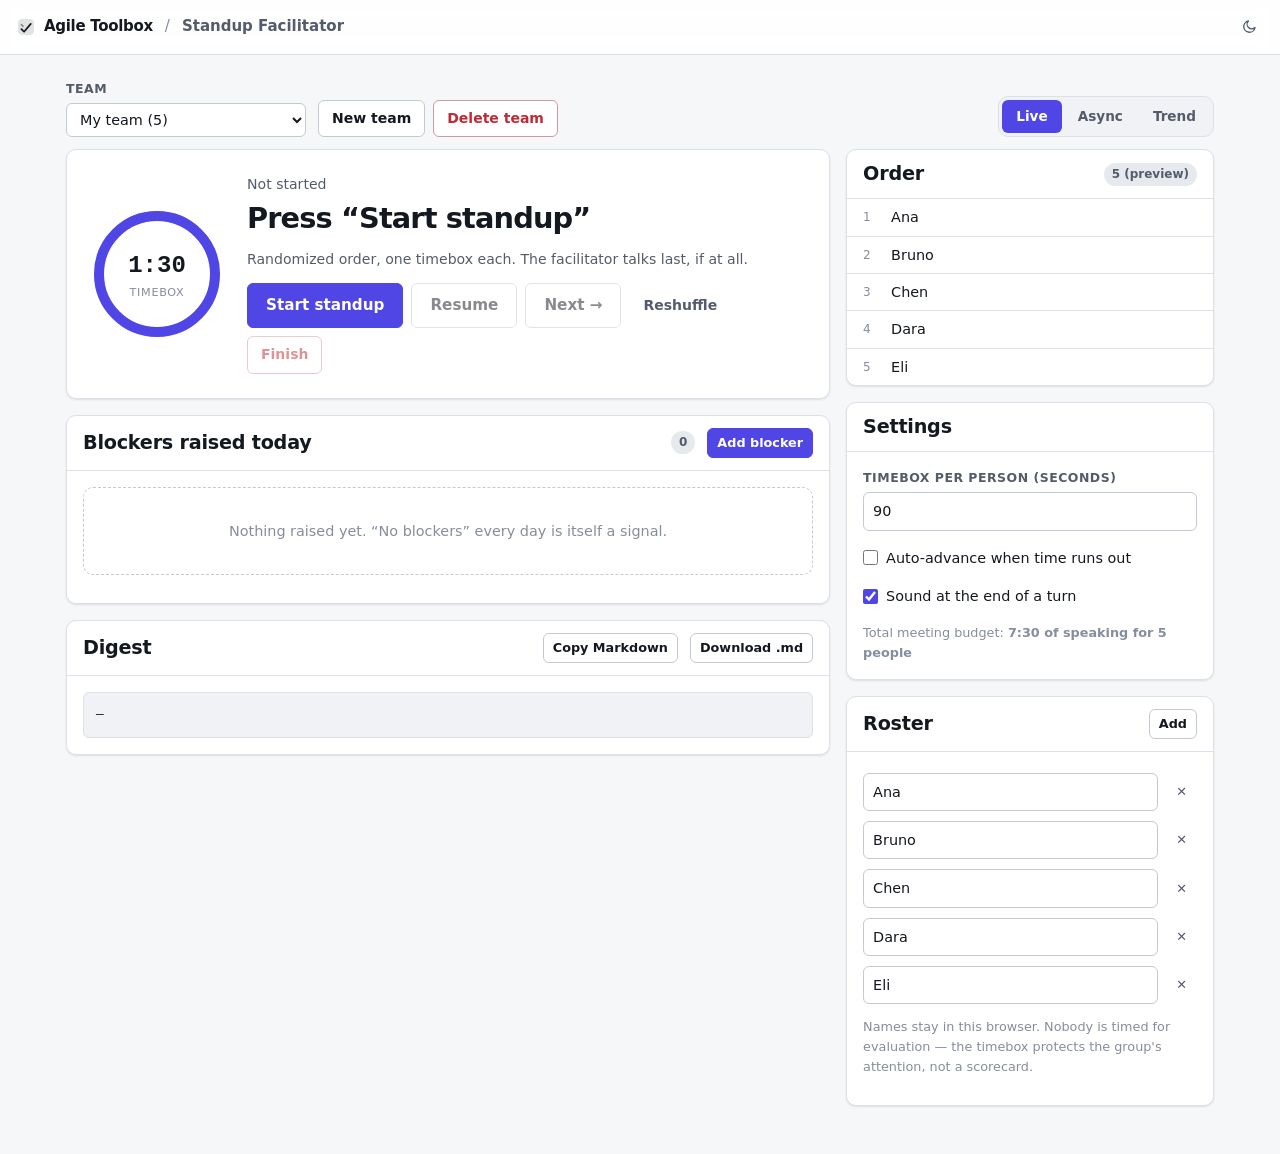
<file: tools/standup/index.html>
<!DOCTYPE html>
<html lang="en">
<head>
<meta charset="utf-8">
<meta name="viewport" content="width=device-width, initial-scale=1">
<title>Standup Facilitator · Agile Toolbox</title>
<meta name="description" content="Run a daily standup: randomized order, per-person timebox, blocker capture, async digest, and a category-level blocker heatmap.">
<link rel="icon" href="../../assets/icons/icon.svg" type="image/svg+xml">
<link rel="manifest" href="../../manifest.json">
<link rel="stylesheet" href="../../assets/css/app.css">
<style>
  .mode-tabs { display: flex; gap: 2px; padding: 3px; background: var(--surface-2);
               border: 1px solid var(--border); border-radius: var(--radius); width: fit-content; }
  .mode-tab { padding: 6px 14px; font: inherit; font-size: 0.85rem; font-weight: 600;
              color: var(--text-2); background: transparent; border: 0;
              border-radius: var(--radius-sm); cursor: pointer; }
  .mode-tab:hover { background: var(--surface); color: var(--text); }
  .mode-tab[aria-current="true"] { background: var(--accent); color: var(--accent-text); }

  .stage { display: grid; gap: var(--sp-4); grid-template-columns: minmax(0, 1.35fr) minmax(240px, 0.65fr); }
  @media (max-width: 860px) { .stage { grid-template-columns: minmax(0, 1fr); } }

  .speaker { display: flex; align-items: center; gap: var(--sp-5); padding: var(--sp-5); }
  @media (max-width: 560px) { .speaker { flex-direction: column; text-align: center; gap: var(--sp-3); } }
  .speaker__name { font-size: 1.8rem; font-weight: 700; letter-spacing: -0.03em; overflow-wrap: anywhere; }
  .speaker__meta { color: var(--text-2); font-size: 0.88rem; }

  .ring { position: relative; flex: none; width: 132px; height: 132px; }
  .ring svg { transform: rotate(-90deg); }
  .ring__track { stroke: var(--surface-3); }
  .ring__fill { stroke: var(--accent); transition: stroke-dashoffset .35s linear, stroke .3s ease; }
  .ring.is-warn .ring__fill { stroke: var(--warn); }
  .ring.is-over .ring__fill { stroke: var(--danger); }
  .ring__label {
    position: absolute; inset: 0; display: flex; flex-direction: column;
    align-items: center; justify-content: center; gap: 0;
  }
  .ring__time { font-family: var(--font-mono); font-size: 1.5rem; font-weight: 700; font-variant-numeric: tabular-nums; }
  .ring.is-over .ring__time { color: var(--danger); }
  .ring__sub { font-size: 0.7rem; text-transform: uppercase; letter-spacing: 0.06em; color: var(--text-3); }

  .queue { list-style: none; margin: 0; padding: 0; display: flex; flex-direction: column; }
  .queue li {
    display: flex; align-items: center; gap: var(--sp-2); min-width: 0;
    padding: 7px var(--sp-4); border-bottom: 1px solid var(--border); font-size: 0.9rem;
  }
  .queue li:last-child { border-bottom: 0; }
  .queue li.is-current { background: var(--accent-soft); font-weight: 650; }
  .queue li.is-done { color: var(--text-3); }
  .queue__pos { width: 20px; font-size: 0.75rem; color: var(--text-3); font-variant-numeric: tabular-nums; }
  .queue__time { margin-left: auto; font-family: var(--font-mono); font-size: 0.78rem; color: var(--text-3); }
  .queue__time.is-over { color: var(--danger); }

  .roster-row { display: flex; align-items: center; gap: var(--sp-2); padding: 5px 0; }
  .roster-row input[type="text"] { flex: 1 1 auto; }

  .blocker { display: grid; gap: var(--sp-2); grid-template-columns: minmax(0, 1fr) 170px auto;
             padding: var(--sp-2); background: var(--surface-2);
             border: 1px solid var(--border); border-radius: var(--radius-sm); align-items: center; }
  @media (max-width: 640px) { .blocker { grid-template-columns: minmax(0, 1fr) auto; } .blocker select { grid-column: 1 / span 2; } }

  .async-grid { display: grid; gap: var(--sp-3); }
  .async-card { border: 1px solid var(--border); border-radius: var(--radius); background: var(--surface-2); }
  .async-card__head { display: flex; align-items: center; gap: var(--sp-2); padding: var(--sp-2) var(--sp-3); border-bottom: 1px solid var(--border); }
  .async-card__head strong { flex: 1 1 auto; }
  .async-card__body { display: grid; gap: var(--sp-2); padding: var(--sp-3); grid-template-columns: 1fr 1fr 1fr; }
  @media (max-width: 800px) { .async-card__body { grid-template-columns: minmax(0, 1fr); } }

  .heat { border-collapse: separate; border-spacing: 3px; font-size: 0.8rem; }
  .heat th { font-weight: 650; color: var(--text-3); font-size: 0.72rem; text-transform: uppercase; letter-spacing: 0.05em; padding: 0 4px; white-space: nowrap; }
  .heat th.rowhead { text-align: left; }
  .heat td { width: 34px; height: 26px; text-align: center; border-radius: 4px;
             font-variant-numeric: tabular-nums; font-weight: 600; color: var(--text); }

  pre.digest {
    margin: 0; padding: var(--sp-3); background: var(--surface-2); border: 1px solid var(--border);
    border-radius: var(--radius-sm); font-family: var(--font-mono); font-size: 0.8rem;
    white-space: pre-wrap; overflow-wrap: anywhere; max-height: 420px; overflow-y: auto;
  }
</style>
</head>
<body data-title="Standup Facilitator" data-root="../../">

<main class="wrap">

  <div class="row mb-3" style="align-items: flex-end;">
    <div class="field" style="flex: 0 1 240px;">
      <label class="label" for="team-select">Team</label>
      <select id="team-select"></select>
    </div>
    <div class="btn-row">
      <button class="btn" id="new-team" type="button">New team</button>
      <button class="btn btn--danger" id="delete-team" type="button">Delete team</button>
    </div>
    <div class="topbar__spacer"></div>
    <div class="mode-tabs" id="mode-tabs" role="group" aria-label="Mode">
      <button class="mode-tab" type="button" data-mode="live" aria-current="true">Live</button>
      <button class="mode-tab" type="button" data-mode="async">Async</button>
      <button class="mode-tab" type="button" data-mode="trend">Trend</button>
    </div>
  </div>

  <!-- ===================== LIVE ===================== -->
  <section id="view-live">
    <div class="stage">
      <div class="stack">
        <div class="card">
          <div class="speaker">
            <div class="ring" id="ring">
              <svg width="132" height="132" viewBox="0 0 132 132" aria-hidden="true">
                <circle class="ring__track" cx="66" cy="66" r="58" fill="none" stroke-width="10"></circle>
                <circle class="ring__fill" id="ring-fill" cx="66" cy="66" r="58" fill="none"
                        stroke-width="10" stroke-linecap="round"></circle>
              </svg>
              <div class="ring__label">
                <span class="ring__time" id="ring-time">1:30</span>
                <span class="ring__sub" id="ring-sub">timebox</span>
              </div>
            </div>
            <div class="flex-1">
              <div class="speaker__meta" id="speaker-position">Not started</div>
              <div class="speaker__name" id="speaker-name">Press “Start standup”</div>
              <div class="speaker__meta mt-2" id="speaker-hint">
                Randomized order, one timebox each. The facilitator talks last, if at all.
              </div>
              <div class="btn-row mt-3">
                <button class="btn btn--primary btn--lg" id="btn-start" type="button">Start standup</button>
                <button class="btn btn--lg" id="btn-pause" type="button" disabled>Pause</button>
                <button class="btn btn--lg" id="btn-next" type="button" disabled>Next →</button>
                <button class="btn btn--ghost" id="btn-reshuffle" type="button">Reshuffle</button>
                <button class="btn btn--ghost btn--danger" id="btn-finish" type="button" disabled>Finish</button>
              </div>
            </div>
          </div>
        </div>

        <div class="card">
          <div class="card__head">
            <h2>Blockers raised today</h2>
            <span class="tag" id="blocker-count">0</span>
            <button class="btn btn--sm btn--primary" id="add-blocker" type="button">Add blocker</button>
          </div>
          <div class="card__body stack" id="blockers"></div>
        </div>

        <div class="card">
          <div class="card__head">
            <h2>Digest</h2>
            <button class="btn btn--sm" id="copy-digest" type="button">Copy Markdown</button>
            <button class="btn btn--sm" id="download-digest" type="button">Download .md</button>
          </div>
          <div class="card__body">
            <pre class="digest" id="digest">—</pre>
          </div>
        </div>
      </div>

      <div class="stack">
        <div class="card">
          <div class="card__head"><h2>Order</h2><span class="tag" id="queue-total">0</span></div>
          <ul class="queue" id="queue"></ul>
        </div>

        <div class="card">
          <div class="card__head"><h2>Settings</h2></div>
          <div class="card__body stack">
            <div class="field">
              <label class="label" for="timebox">Timebox per person (seconds)</label>
              <input type="number" id="timebox" min="15" max="600" step="15" value="90">
            </div>
            <label class="check">
              <input type="checkbox" id="auto-advance"> Auto-advance when time runs out
            </label>
            <label class="check">
              <input type="checkbox" id="sound-on" checked> Sound at the end of a turn
            </label>
            <div class="hint">
              Total meeting budget:
              <strong id="budget">—</strong>
            </div>
          </div>
        </div>

        <div class="card">
          <div class="card__head">
            <h2>Roster</h2>
            <button class="btn btn--sm" id="add-member" type="button">Add</button>
          </div>
          <div class="card__body">
            <div id="roster"></div>
            <p class="hint mt-2">
              Names stay in this browser. Nobody is timed for evaluation — the timebox protects
              the group's attention, not a scorecard.
            </p>
          </div>
        </div>
      </div>
    </div>
  </section>

  <!-- ===================== ASYNC ===================== -->
  <section id="view-async" class="hidden">
    <div class="card mb-3">
      <div class="card__body row" style="align-items: center;">
        <div class="flex-1">
          <h2>Async standup</h2>
          <p class="muted mb-2" style="margin-top:4px;">
            For distributed teams: paste the prompt into your channel, collect the replies,
            drop them in below, and generate one digest instead of a meeting.
          </p>
        </div>
        <div class="btn-row">
          <button class="btn" id="copy-prompt" type="button">Copy the prompt</button>
          <button class="btn btn--primary" id="async-digest" type="button">Build digest</button>
        </div>
      </div>
    </div>
    <div class="async-grid" id="async-grid"></div>
    <div class="card mt-4">
      <div class="card__head">
        <h2>Digest</h2>
        <button class="btn btn--sm" id="copy-async" type="button">Copy Markdown</button>
        <button class="btn btn--sm" id="download-async" type="button">Download .md</button>
      </div>
      <div class="card__body"><pre class="digest" id="async-out">—</pre></div>
    </div>
  </section>

  <!-- ===================== TREND ===================== -->
  <section id="view-trend" class="hidden">
    <div class="card mb-3">
      <div class="card__body">
        <h2>Blocker heatmap</h2>
        <p class="muted" style="margin-top:4px;">
          Blockers per ISO week, by category. Deliberately aggregated by <em>category</em> and never
          by person: a standup log is not a performance record, and the useful signal is which part
          of the system keeps generating friction.
        </p>
        <div class="table-scroll mt-3"><table class="heat" id="heatmap"></table></div>
      </div>
    </div>
    <div class="grid" style="grid-template-columns: repeat(auto-fit, minmax(210px, 1fr));" id="trend-stats"></div>
    <div class="card mt-4">
      <div class="card__head">
        <h2>Session history</h2>
        <button class="btn btn--sm" id="export-sessions" type="button">Export JSON</button>
        <button class="btn btn--sm" id="import-sessions" type="button">Import</button>
        <button class="btn btn--sm btn--danger" id="clear-sessions" type="button">Clear history</button>
      </div>
      <div class="card__body table-scroll">
        <table class="data" id="sessions"></table>
      </div>
    </div>
  </section>
</main>

<div id="toasts"></div>

<script src="../../assets/js/store.js"></script>
<script src="../../assets/js/ui.js"></script>
<script src="./standup.js"></script>
</body>
</html>
</file>
<file: assets/css/app.css>
/* ==========================================================================
   Agile Toolbox — shared design system
   One stylesheet for every tool. No build step, no dependencies.
   ========================================================================== */

/* --- Tokens: light is the base, dark overrides only colors ---------------- */
:root {
  --font-sans: ui-sans-serif, system-ui, -apple-system, "Segoe UI", Roboto,
    "Helvetica Neue", Arial, sans-serif;
  --font-mono: ui-monospace, SFMono-Regular, Menlo, Consolas, monospace;

  --bg: #f6f7f9;
  --surface: #ffffff;
  --surface-2: #f0f2f5;
  --surface-3: #e6e9ee;
  --border: #dde1e7;
  --border-strong: #c3cad4;
  --text: #14181f;
  --text-2: #545c6a;
  --text-3: #858e9c;

  --accent: #4f46e5;
  --accent-hover: #4338ca;
  --accent-soft: #eceafd;
  --accent-text: #ffffff;

  --ok: #128a5b;
  --ok-soft: #e2f5ec;
  --warn: #a86400;
  --warn-soft: #fdf1dc;
  --danger: #c02a34;
  --danger-soft: #fdeaeb;
  --info: #1f6feb;
  --info-soft: #e6f0fe;

  --radius: 10px;
  --radius-sm: 6px;
  --radius-lg: 16px;
  --shadow-1: 0 1px 2px rgba(16, 20, 28, 0.06), 0 1px 3px rgba(16, 20, 28, 0.05);
  --shadow-2: 0 4px 12px rgba(16, 20, 28, 0.1);
  --shadow-3: 0 12px 32px rgba(16, 20, 28, 0.16);

  --sp-1: 4px;
  --sp-2: 8px;
  --sp-3: 12px;
  --sp-4: 16px;
  --sp-5: 24px;
  --sp-6: 32px;
  --sp-7: 48px;

  --maxw: 1180px;
}

@media (prefers-color-scheme: dark) {
  :root:not([data-theme="light"]) {
    --bg: #0e1117;
    --surface: #161b22;
    --surface-2: #1c222b;
    --surface-3: #262d38;
    --border: #2b323d;
    --border-strong: #3d4653;
    --text: #e9edf3;
    --text-2: #a4adbb;
    --text-3: #737d8c;

    --accent: #7c73f0;
    --accent-hover: #8f88f4;
    --accent-soft: #221f42;
    --accent-text: #0e1117;

    --ok: #3ddc97;
    --ok-soft: #102a22;
    --warn: #e8b23a;
    --warn-soft: #2c2313;
    --danger: #ff6b74;
    --danger-soft: #2e1518;
    --info: #6cb0ff;
    --info-soft: #10233c;

    --shadow-1: 0 1px 2px rgba(0, 0, 0, 0.5);
    --shadow-2: 0 4px 14px rgba(0, 0, 0, 0.5);
    --shadow-3: 0 14px 36px rgba(0, 0, 0, 0.6);
  }
}

:root[data-theme="dark"] {
  --bg: #0e1117;
  --surface: #161b22;
  --surface-2: #1c222b;
  --surface-3: #262d38;
  --border: #2b323d;
  --border-strong: #3d4653;
  --text: #e9edf3;
  --text-2: #a4adbb;
  --text-3: #737d8c;

  --accent: #7c73f0;
  --accent-hover: #8f88f4;
  --accent-soft: #221f42;
  --accent-text: #0e1117;

  --ok: #3ddc97;
  --ok-soft: #102a22;
  --warn: #e8b23a;
  --warn-soft: #2c2313;
  --danger: #ff6b74;
  --danger-soft: #2e1518;
  --info: #6cb0ff;
  --info-soft: #10233c;

  --shadow-1: 0 1px 2px rgba(0, 0, 0, 0.5);
  --shadow-2: 0 4px 14px rgba(0, 0, 0, 0.5);
  --shadow-3: 0 14px 36px rgba(0, 0, 0, 0.6);
}

/* --- Reset --------------------------------------------------------------- */
*,
*::before,
*::after { box-sizing: border-box; }

html { -webkit-text-size-adjust: 100%; }

body {
  margin: 0;
  background: var(--bg);
  color: var(--text);
  font-family: var(--font-sans);
  font-size: 15px;
  line-height: 1.55;
  -webkit-font-smoothing: antialiased;
}

h1, h2, h3, h4 { margin: 0; line-height: 1.25; font-weight: 650; letter-spacing: -0.012em; }
h1 { font-size: 1.55rem; }
h2 { font-size: 1.2rem; }
h3 { font-size: 1rem; }
p { margin: 0 0 var(--sp-3); }
a { color: var(--accent); text-decoration: none; }
a:hover { text-decoration: underline; }
img, svg, canvas { max-width: 100%; }
:focus-visible { outline: 2px solid var(--accent); outline-offset: 2px; border-radius: 4px; }

/* --- App chrome ---------------------------------------------------------- */
.topbar {
  position: sticky;
  top: 0;
  z-index: 50;
  display: flex;
  align-items: center;
  gap: var(--sp-3);
  padding: var(--sp-3) var(--sp-4);
  background: color-mix(in srgb, var(--surface) 88%, transparent);
  backdrop-filter: saturate(1.4) blur(10px);
  border-bottom: 1px solid var(--border);
}
.topbar__brand {
  display: inline-flex;
  align-items: center;
  gap: var(--sp-2);
  font-weight: 700;
  color: var(--text);
  letter-spacing: -0.02em;
  white-space: nowrap;
}
.topbar__brand:hover { text-decoration: none; }
.topbar__brand svg { flex: none; }
.topbar__sep { color: var(--text-3); }
.topbar__title {
  font-weight: 600;
  color: var(--text-2);
  overflow: hidden;
  text-overflow: ellipsis;
  white-space: nowrap;
}
.topbar__spacer { flex: 1 1 auto; }
.topbar__actions { display: flex; align-items: center; gap: var(--sp-2); flex: none; }

.wrap { max-width: var(--maxw); margin: 0 auto; padding: var(--sp-5) var(--sp-4) var(--sp-7); }
.wrap--wide { max-width: 1500px; }

/* --- Buttons ------------------------------------------------------------- */
.btn {
  display: inline-flex;
  align-items: center;
  justify-content: center;
  gap: var(--sp-2);
  padding: 7px 13px;
  font: inherit;
  font-size: 0.875rem;
  font-weight: 550;
  color: var(--text);
  background: var(--surface);
  border: 1px solid var(--border-strong);
  border-radius: var(--radius-sm);
  cursor: pointer;
  transition: background 0.12s ease, border-color 0.12s ease, transform 0.06s ease;
  white-space: nowrap;
  user-select: none;
}
.btn:hover { background: var(--surface-2); text-decoration: none; }
.btn:active { transform: translateY(1px); }
.btn[disabled] { opacity: 0.5; cursor: not-allowed; }
.btn--primary {
  background: var(--accent);
  border-color: var(--accent);
  color: var(--accent-text);
}
.btn--primary:hover { background: var(--accent-hover); border-color: var(--accent-hover); }
.btn--ghost { background: transparent; border-color: transparent; color: var(--text-2); }
.btn--ghost:hover { background: var(--surface-2); color: var(--text); }
.btn--danger { color: var(--danger); border-color: color-mix(in srgb, var(--danger) 40%, var(--border)); }
.btn--danger:hover { background: var(--danger-soft); }
.btn--sm { padding: 4px 9px; font-size: 0.8rem; }
.btn--lg { padding: 10px 18px; font-size: 0.95rem; }
.btn--icon { padding: 6px; width: 30px; height: 30px; }
.btn-row { display: flex; flex-wrap: wrap; gap: var(--sp-2); }

/* --- Forms --------------------------------------------------------------- */
.field { display: flex; flex-direction: column; gap: 5px; min-width: 0; }
.label { font-size: 0.78rem; font-weight: 600; color: var(--text-2); text-transform: uppercase; letter-spacing: 0.04em; }
.hint { font-size: 0.8rem; color: var(--text-3); }

input[type="text"], input[type="number"], input[type="date"], input[type="search"],
select, textarea {
  font: inherit;
  font-size: 0.9rem;
  color: var(--text);
  background: var(--surface);
  border: 1px solid var(--border-strong);
  border-radius: var(--radius-sm);
  padding: 7px 9px;
  width: 100%;
  min-width: 0;
}
textarea { resize: vertical; line-height: 1.5; }
input::placeholder, textarea::placeholder { color: var(--text-3); }
input[type="checkbox"], input[type="radio"] { accent-color: var(--accent); width: 15px; height: 15px; margin: 0; }
input[type="range"] { accent-color: var(--accent); width: 100%; }
.check { display: inline-flex; align-items: center; gap: var(--sp-2); font-size: 0.9rem; cursor: pointer; }

/* --- Cards & layout ------------------------------------------------------ */
.card {
  min-width: 0;
  background: var(--surface);
  border: 1px solid var(--border);
  border-radius: var(--radius);
  box-shadow: var(--shadow-1);
}
.card__head {
  display: flex;
  flex-wrap: wrap;
  align-items: center;
  gap: var(--sp-3);
  padding: var(--sp-3) var(--sp-4);
  border-bottom: 1px solid var(--border);
}
.card__head h2, .card__head h3 { flex: 1 1 auto; min-width: 0; }
.card__body { padding: var(--sp-4); }
/* min-width:0 everywhere a flex/grid child could otherwise be sized by its
   widest unbreakable content — the usual cause of a page that scrolls sideways
   on a phone. Wide content scrolls inside .table-scroll instead. */
.grid { display: grid; gap: var(--sp-4); }
.grid > * { min-width: 0; }
.stack { display: flex; flex-direction: column; gap: var(--sp-4); min-width: 0; }
.stack > * { min-width: 0; }
.row { display: flex; flex-wrap: wrap; gap: var(--sp-3); align-items: flex-end; }
.section-title {
  display: flex; flex-wrap: wrap; align-items: center; gap: var(--sp-3);
  margin: var(--sp-6) 0 var(--sp-3);
}
.section-title h2 { flex: none; }
.section-title::after { content: ""; flex: 1 1 auto; height: 1px; background: var(--border); }

/* --- Tags, pills, stats -------------------------------------------------- */
.tag {
  display: inline-flex; align-items: center; gap: 5px;
  padding: 2px 8px;
  font-size: 0.75rem; font-weight: 600;
  border-radius: 999px;
  background: var(--surface-3); color: var(--text-2);
  white-space: nowrap;
}
.tag--ok { background: var(--ok-soft); color: var(--ok); }
.tag--warn { background: var(--warn-soft); color: var(--warn); }
.tag--danger { background: var(--danger-soft); color: var(--danger); }
.tag--info { background: var(--info-soft); color: var(--info); }
.tag--accent { background: var(--accent-soft); color: var(--accent); }

.stat { padding: var(--sp-3) var(--sp-4); background: var(--surface-2); border-radius: var(--radius); border: 1px solid var(--border); }
.stat__label { font-size: 0.74rem; font-weight: 600; text-transform: uppercase; letter-spacing: 0.05em; color: var(--text-3); }
.stat__value { font-size: 1.5rem; font-weight: 680; letter-spacing: -0.02em; font-variant-numeric: tabular-nums; }
.stat__sub { font-size: 0.8rem; color: var(--text-2); }

/* --- Tables -------------------------------------------------------------- */
.table-scroll { overflow-x: auto; min-width: 0; max-width: 100%; }
table.data { width: 100%; border-collapse: collapse; font-size: 0.88rem; }
table.data th, table.data td { padding: 7px 10px; text-align: left; border-bottom: 1px solid var(--border); }
table.data th { font-size: 0.74rem; text-transform: uppercase; letter-spacing: 0.05em; color: var(--text-3); font-weight: 650; white-space: nowrap; }
table.data td.num, table.data th.num { text-align: right; font-variant-numeric: tabular-nums; }
table.data tbody tr:hover { background: var(--surface-2); }
table.data input, table.data select { font-size: 0.85rem; padding: 4px 6px; }

/* --- Empty state --------------------------------------------------------- */
.empty {
  padding: var(--sp-6) var(--sp-4);
  text-align: center;
  color: var(--text-3);
  border: 1px dashed var(--border-strong);
  border-radius: var(--radius);
  font-size: 0.9rem;
}

/* --- Toast --------------------------------------------------------------- */
#toasts {
  position: fixed; bottom: var(--sp-4); left: 50%; transform: translateX(-50%);
  z-index: 200; display: flex; flex-direction: column; gap: var(--sp-2);
  align-items: center; pointer-events: none; width: min(92vw, 460px);
}
.toast {
  padding: 9px 14px; border-radius: var(--radius-sm);
  background: var(--text); color: var(--bg);
  font-size: 0.875rem; font-weight: 550;
  box-shadow: var(--shadow-3);
  animation: toast-in 0.18s ease;
}
.toast--ok { background: var(--ok); color: #fff; }
.toast--danger { background: var(--danger); color: #fff; }
@keyframes toast-in { from { opacity: 0; transform: translateY(8px); } }

/* --- Modal / dialog ------------------------------------------------------ */
dialog {
  border: 1px solid var(--border);
  border-radius: var(--radius-lg);
  background: var(--surface);
  color: var(--text);
  padding: 0;
  max-width: min(92vw, 620px);
  width: 100%;
  box-shadow: var(--shadow-3);
}
dialog::backdrop { background: rgba(8, 10, 14, 0.55); backdrop-filter: blur(2px); }
dialog .card__body { max-height: 70vh; overflow-y: auto; }

/* --- Utilities ----------------------------------------------------------- */
.mono { font-family: var(--font-mono); font-size: 0.85em; }
.muted { color: var(--text-2); }
.tiny { font-size: 0.78rem; }
.center { text-align: center; }
.nowrap { white-space: nowrap; }
.flex { display: flex; }
.flex-1 { flex: 1 1 auto; min-width: 0; }
.gap-1 { gap: var(--sp-1); }
.gap-2 { gap: var(--sp-2); }
.gap-3 { gap: var(--sp-3); }
.items-center { align-items: center; }
.between { justify-content: space-between; }
.wrap-flex { flex-wrap: wrap; }
.mt-2 { margin-top: var(--sp-2); }
.mt-3 { margin-top: var(--sp-3); }
.mt-4 { margin-top: var(--sp-4); }
.mb-2 { margin-bottom: var(--sp-2); }
.mb-3 { margin-bottom: var(--sp-3); }
.hidden { display: none !important; }
.sr-only {
  position: absolute; width: 1px; height: 1px; padding: 0; margin: -1px;
  overflow: hidden; clip: rect(0 0 0 0); white-space: nowrap; border: 0;
}

/* --- Print --------------------------------------------------------------- */
@media print {
  .topbar, .btn, .no-print { display: none !important; }
  body { background: #fff; color: #000; }
  .card { box-shadow: none; border-color: #999; break-inside: avoid; }
}
</file>
